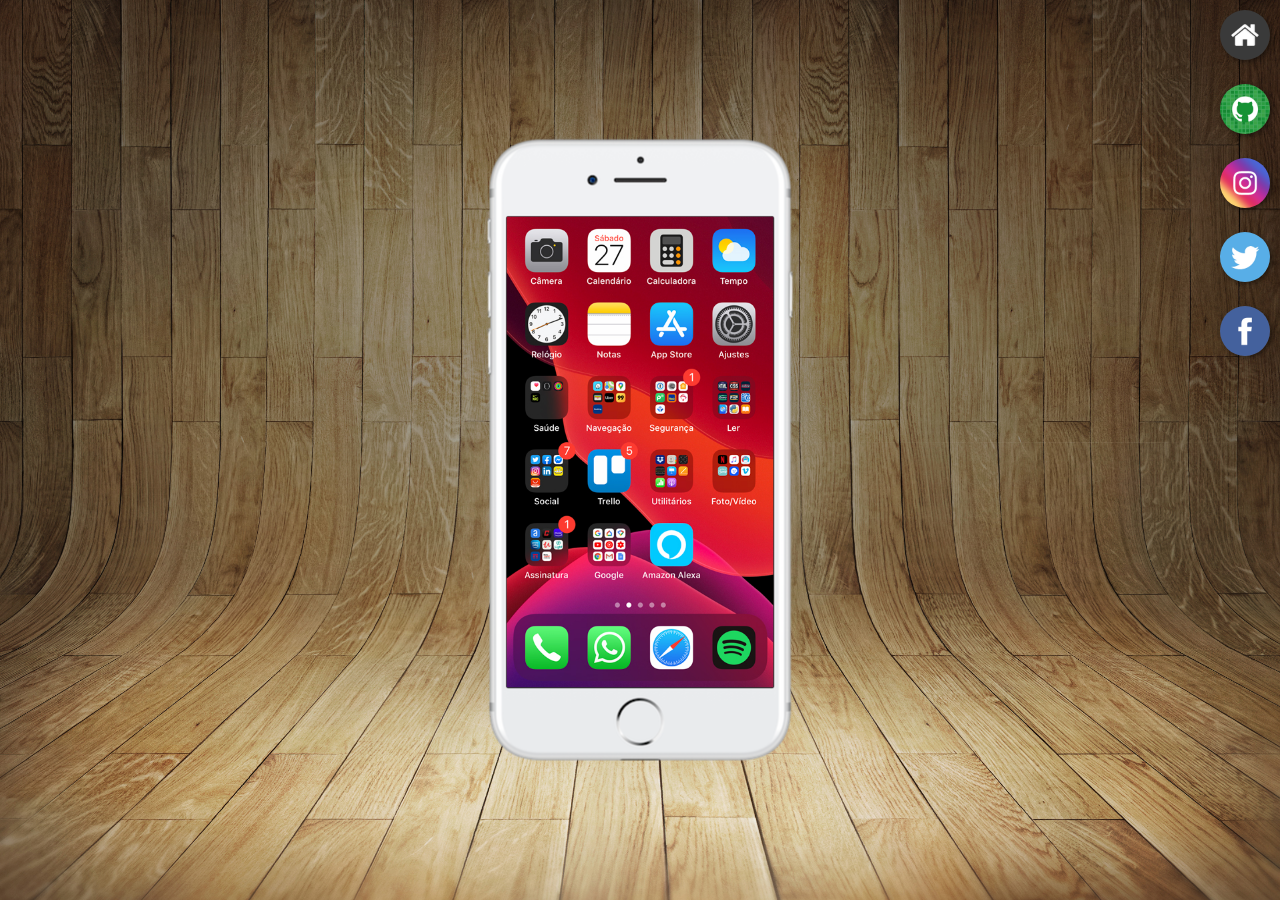
<file: index.html>
<!DOCTYPE html>
<html lang="pt-br">
<head>
    <meta charset="UTF-8">
    <meta http-equiv="X-UA-Compatible" content="IE=edge">
    <meta name="viewport" content="width=device-width, initial-scale=1.0">
    <title>Projeto Redes Sociais</title>
    <link rel="shortcut icon" href="favicon.ico" type="image/x-icon">
    <link rel="stylesheet" href="style.css">
</head>
<body>
    <main>
        <section id="telefone">
            <iframe src="home.html" name="tela" id="tela" frameborder="0"></iframe>
        </section>

        <section id="redes">
            <a href="home.html" target="tela"><img src="imagens/logo-home.jpg" alt="home"></a> <br>
            <a href="github.html" target="tela"><img src="imagens/logo-github.jpg" alt="github"></a> <br>
            <a href="instagram.html" target="tela"><img src="imagens/logo-instagram.jpg" alt="instagram"></a> <br>
            <a href="twitter.html" target="tela"><img src="imagens/logo-twitter.jpg" alt="Twitter"></a><br>
            <a href="facebook.html" target="tela"><img src="imagens/logo-facebook.jpg" alt="Facebook"></a>
        </section>
    </main>
</body>
</html>
</file>
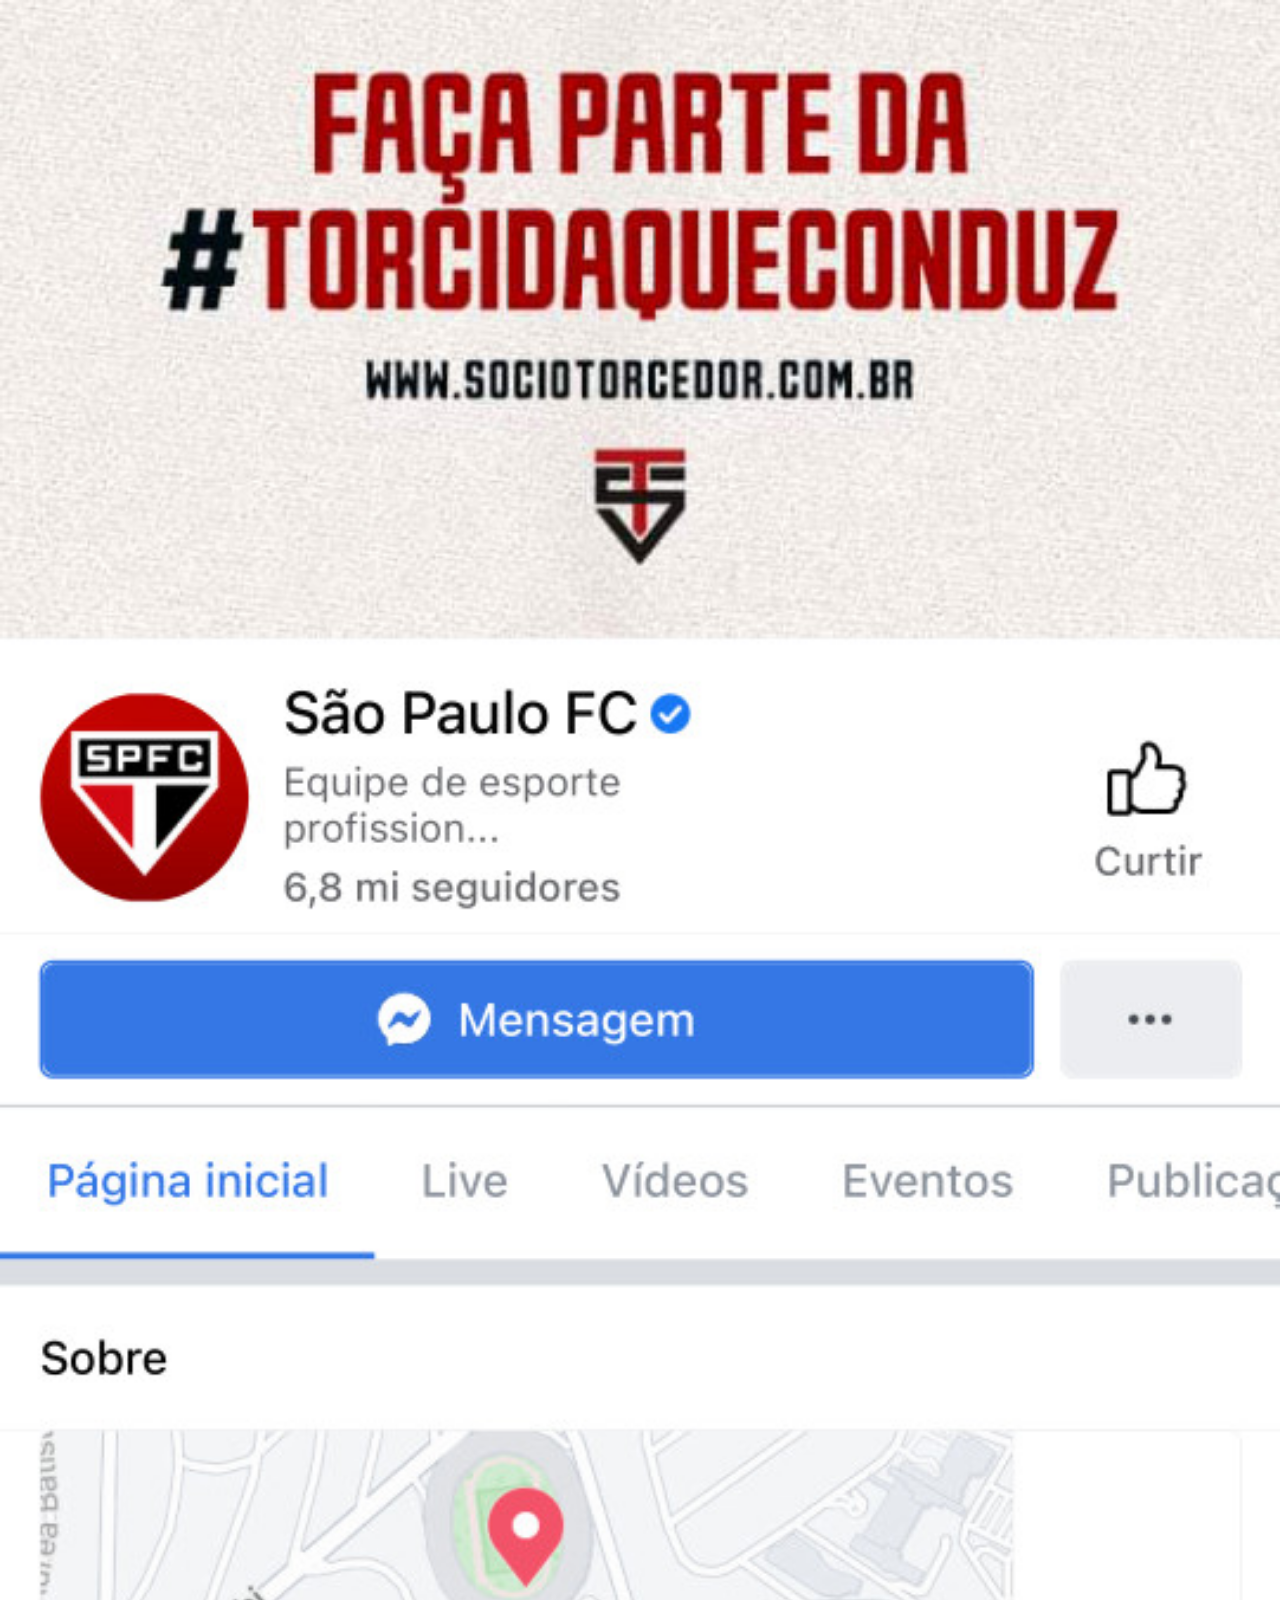
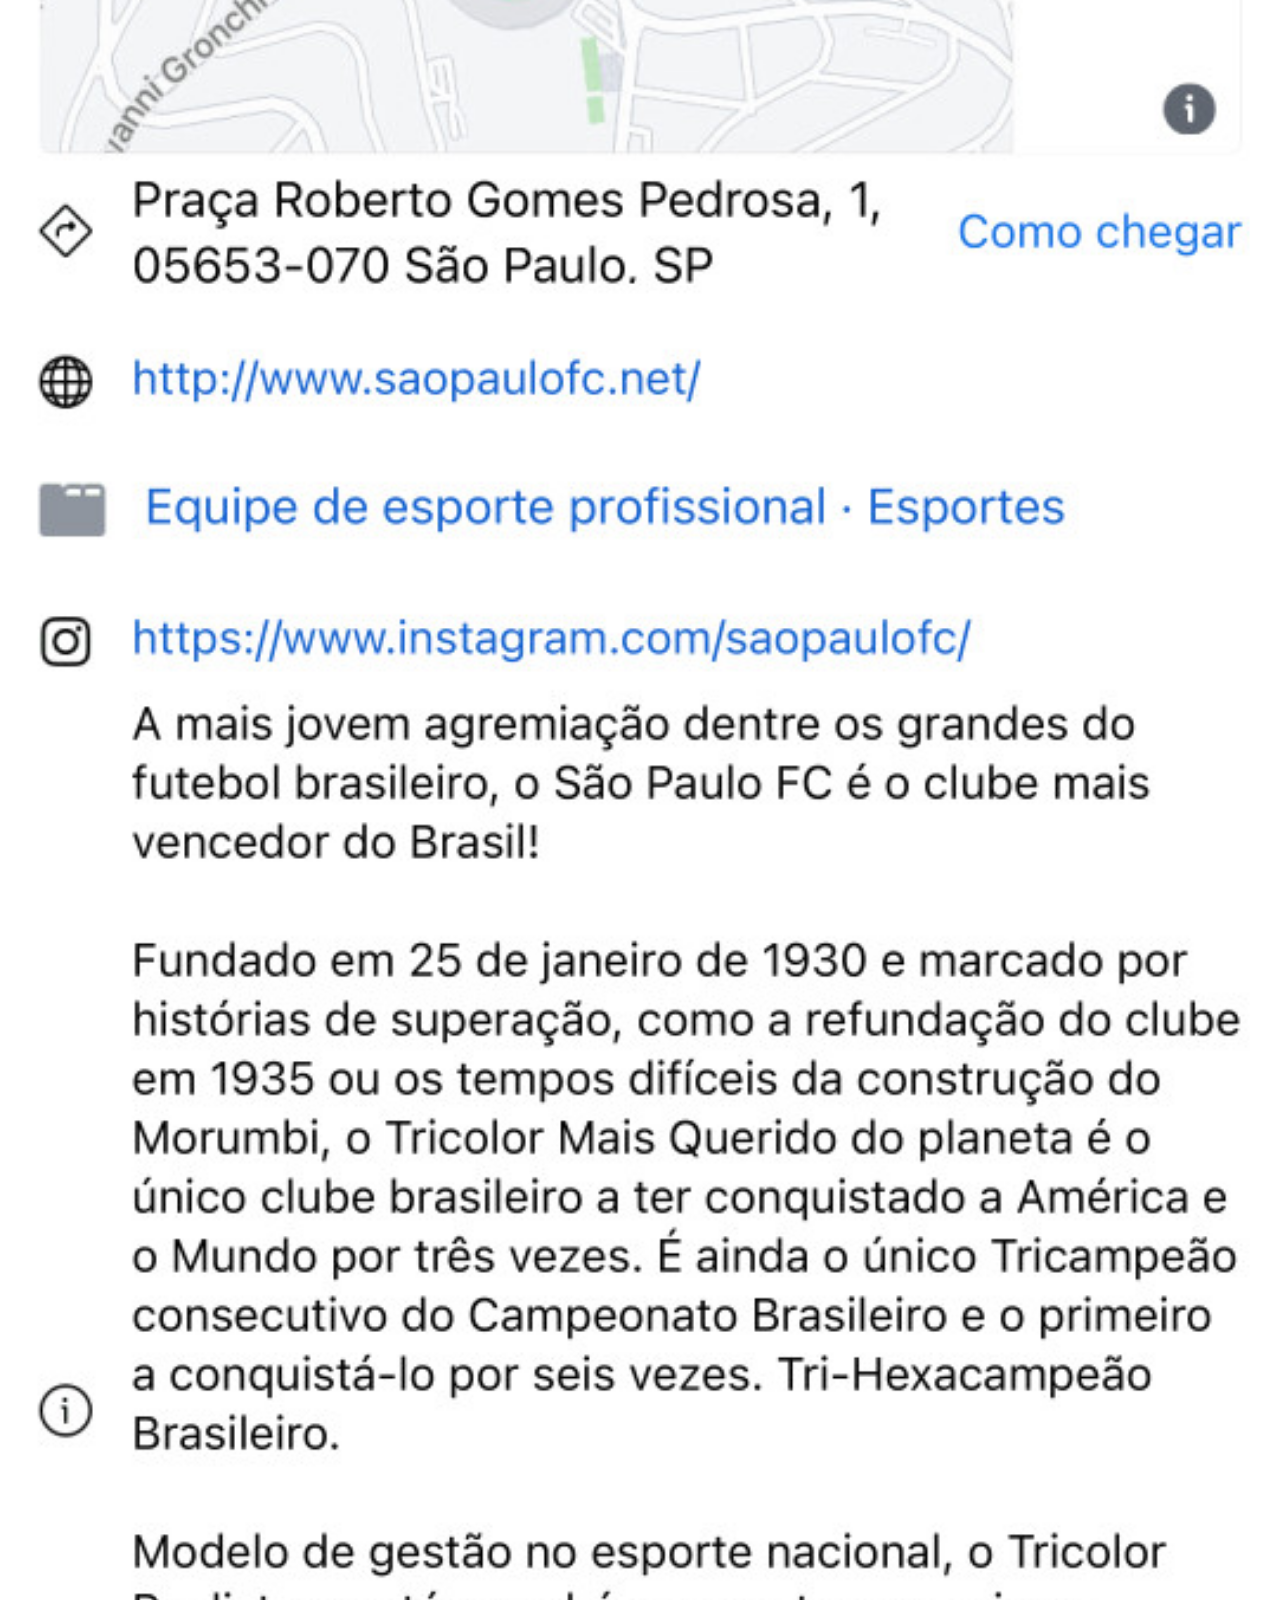
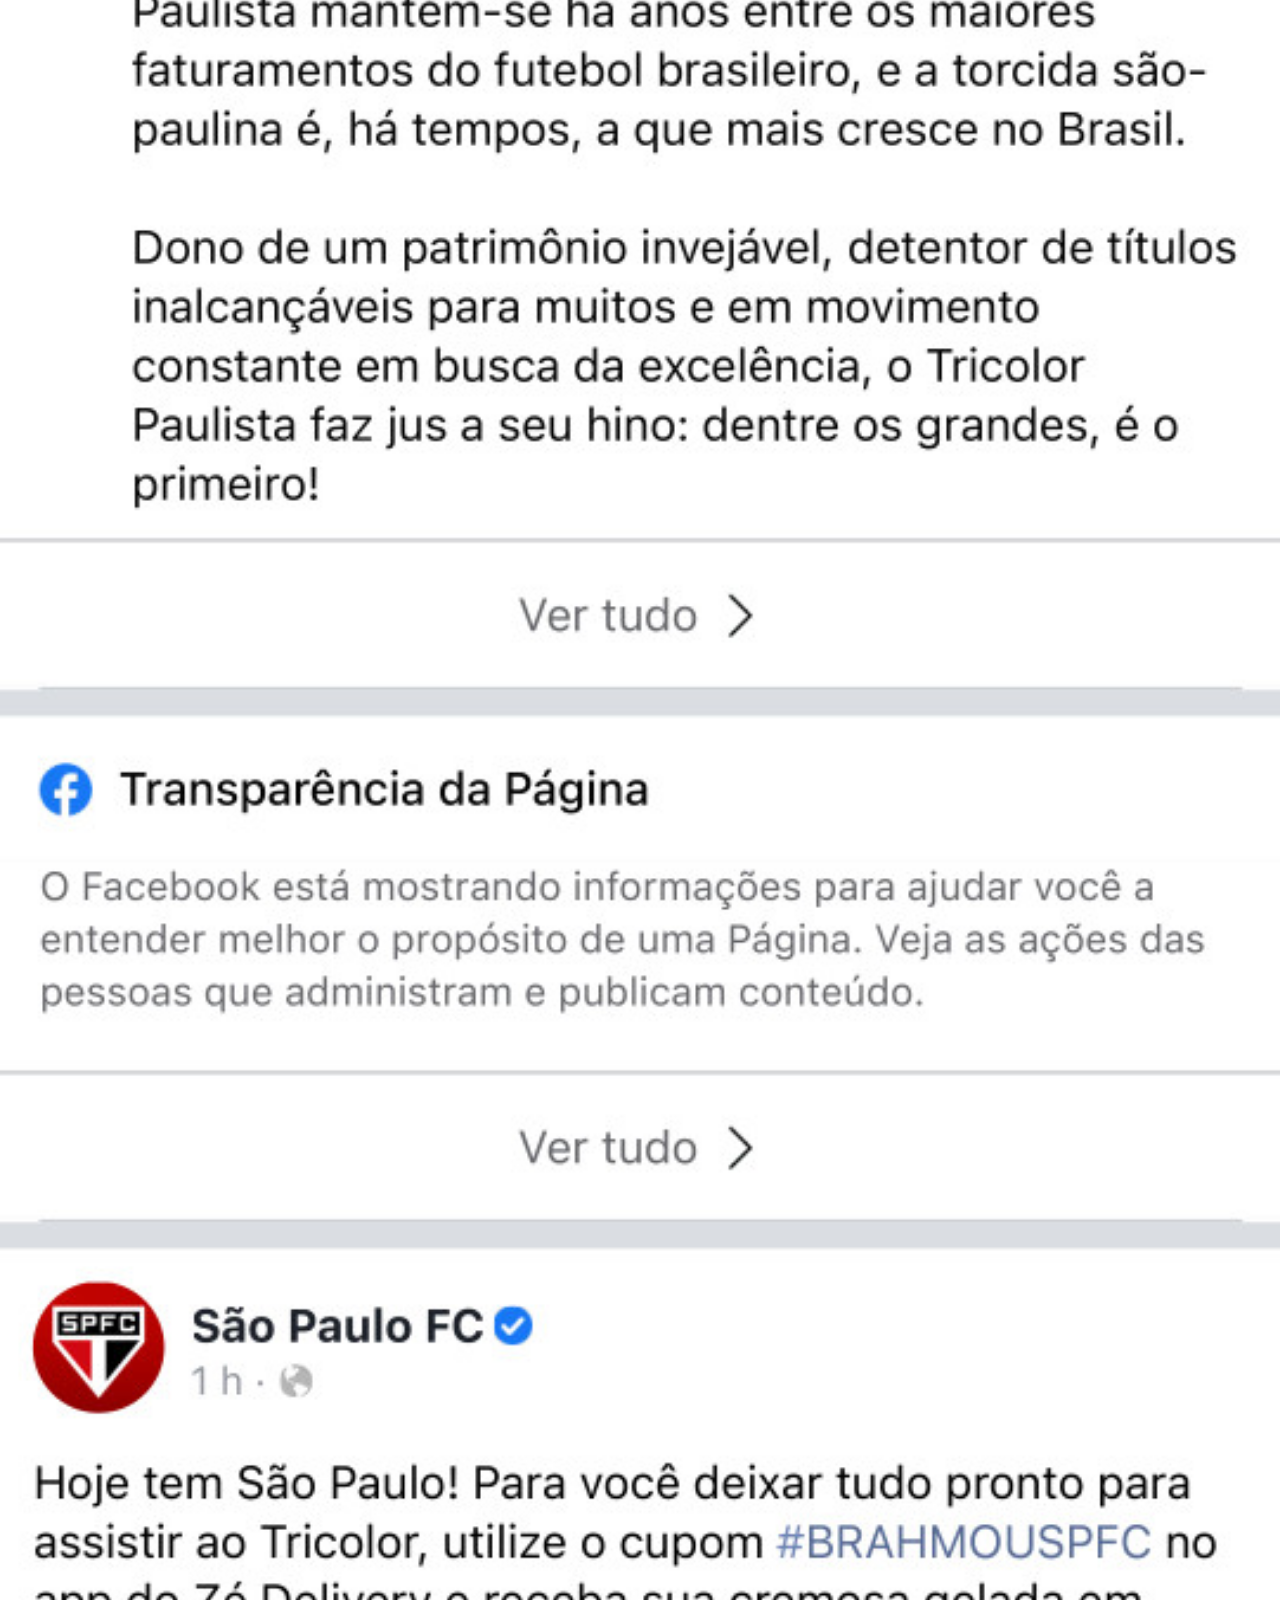
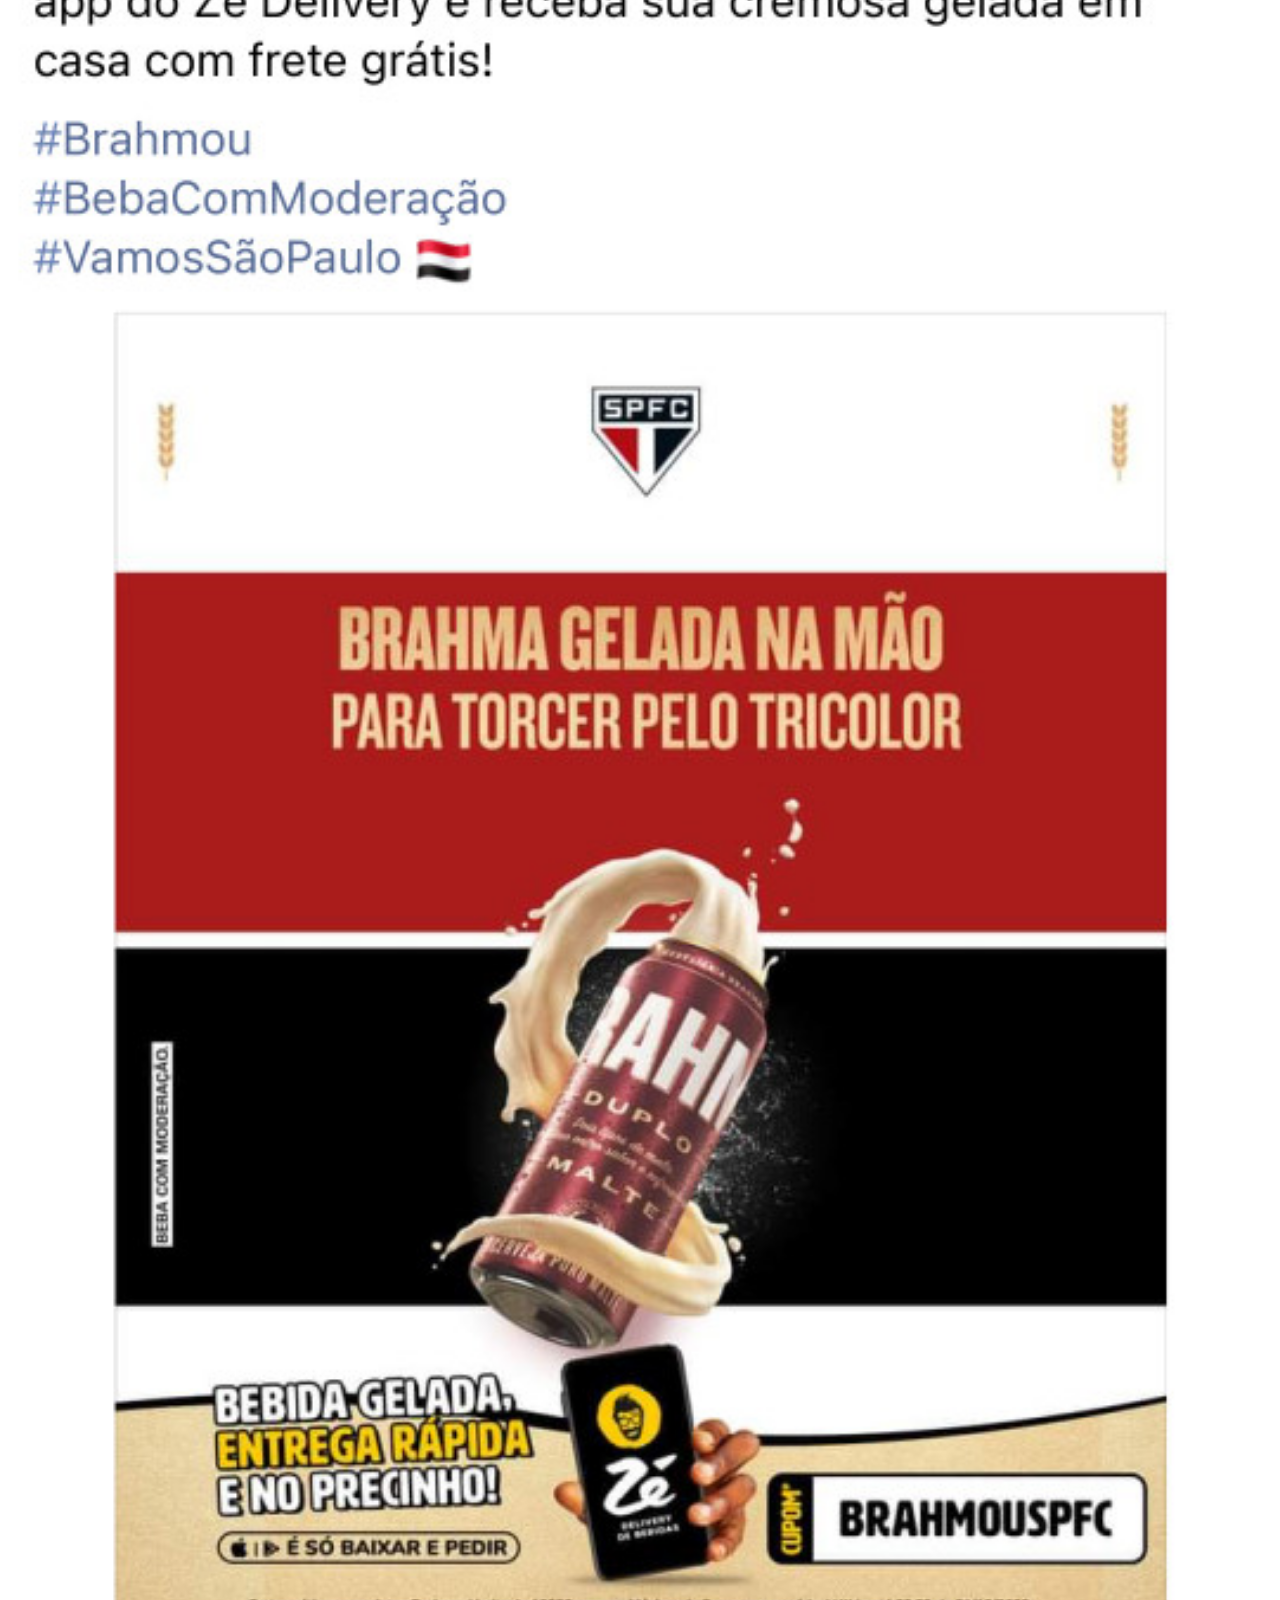
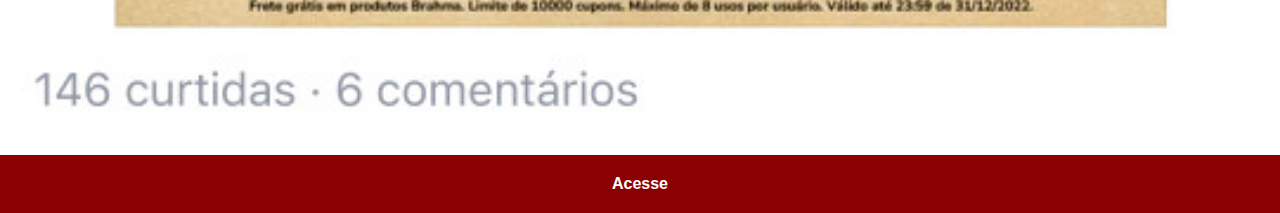
<file: facebook.html>
<!DOCTYPE html>
<html lang="pt-br">
<head>
    <meta charset="UTF-8">
    <meta http-equiv="X-UA-Compatible" content="IE=edge">
    <meta name="viewport" content="width=device-width, initial-scale=1.0">
    <title>Instagram</title>
    <style>
        * {
            margin: 0px;
            padding: 0px;
            font-family: Arial, Helvetica, sans-serif;
        }

        ::-webkit-scrollbar{
            height: 0px;
            width: 0px;
            }

        img {
            width: 100vw;
        }

        a {
            display: block;
            background-color: darkred;
            color: white;
            padding: 20px;
            text-align: center;
            font-weight: bolder;
            text-decoration: none;
        }

        a:hover {
            background-color: red;
        }
    </style>
</head>
<body>
    <img src="imagens/Sao paulo face.jpg" alt="Facebook">
    <a href="https://pt-br.facebook.com/saopaulofc/" target="_blank">Acesse</a>
</body>
</html>
</file>
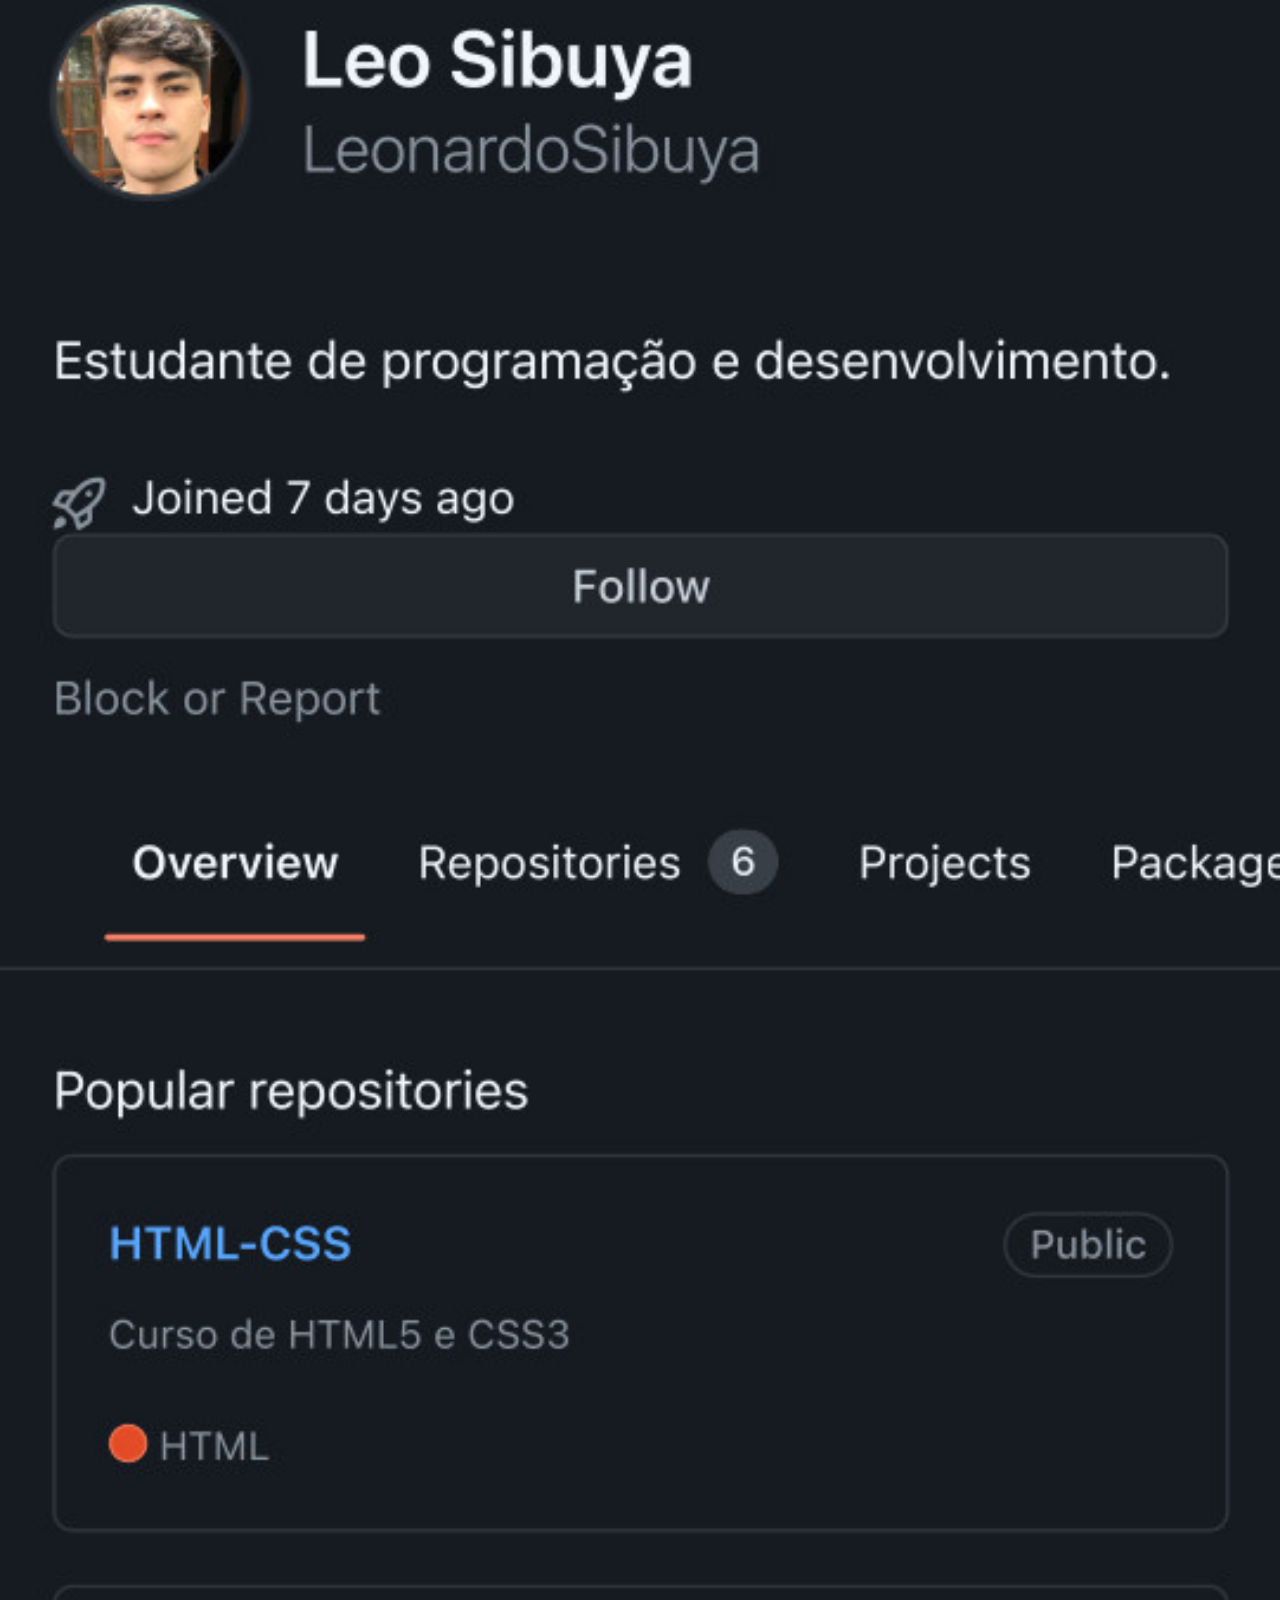
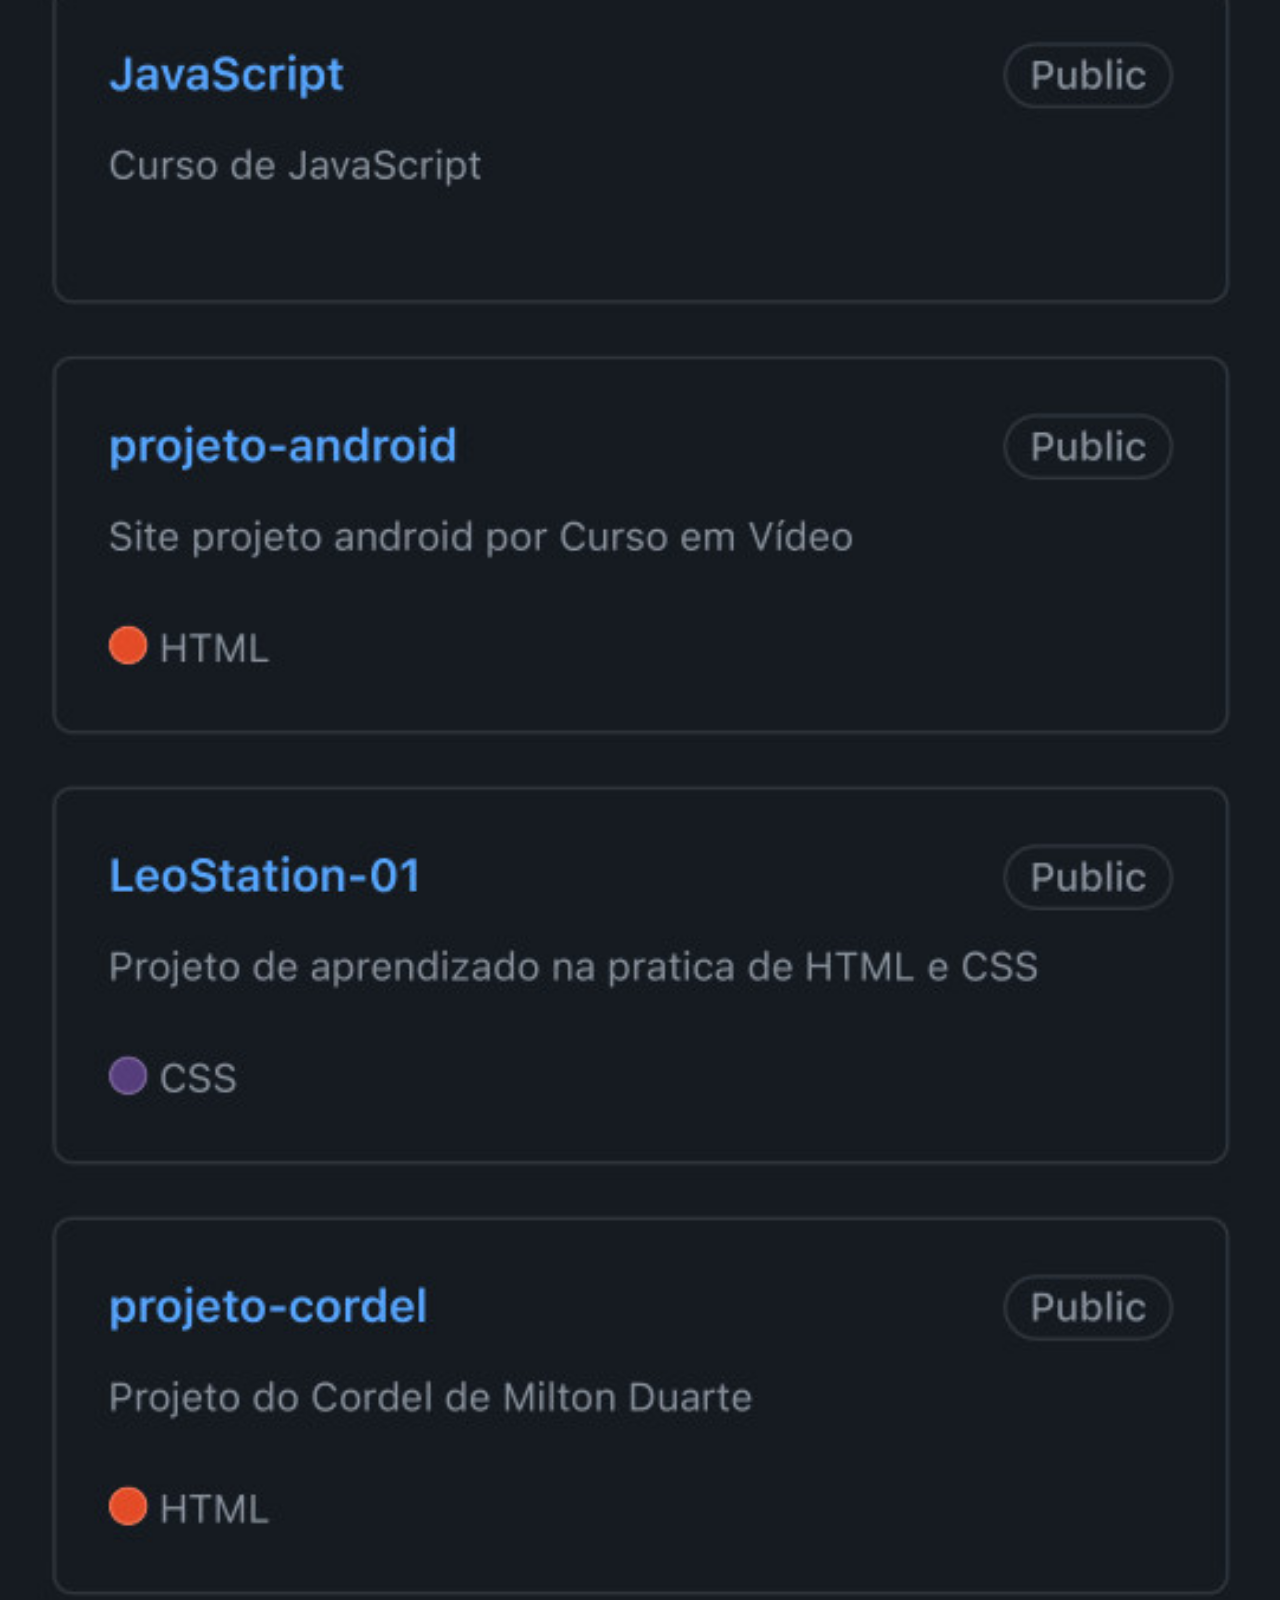
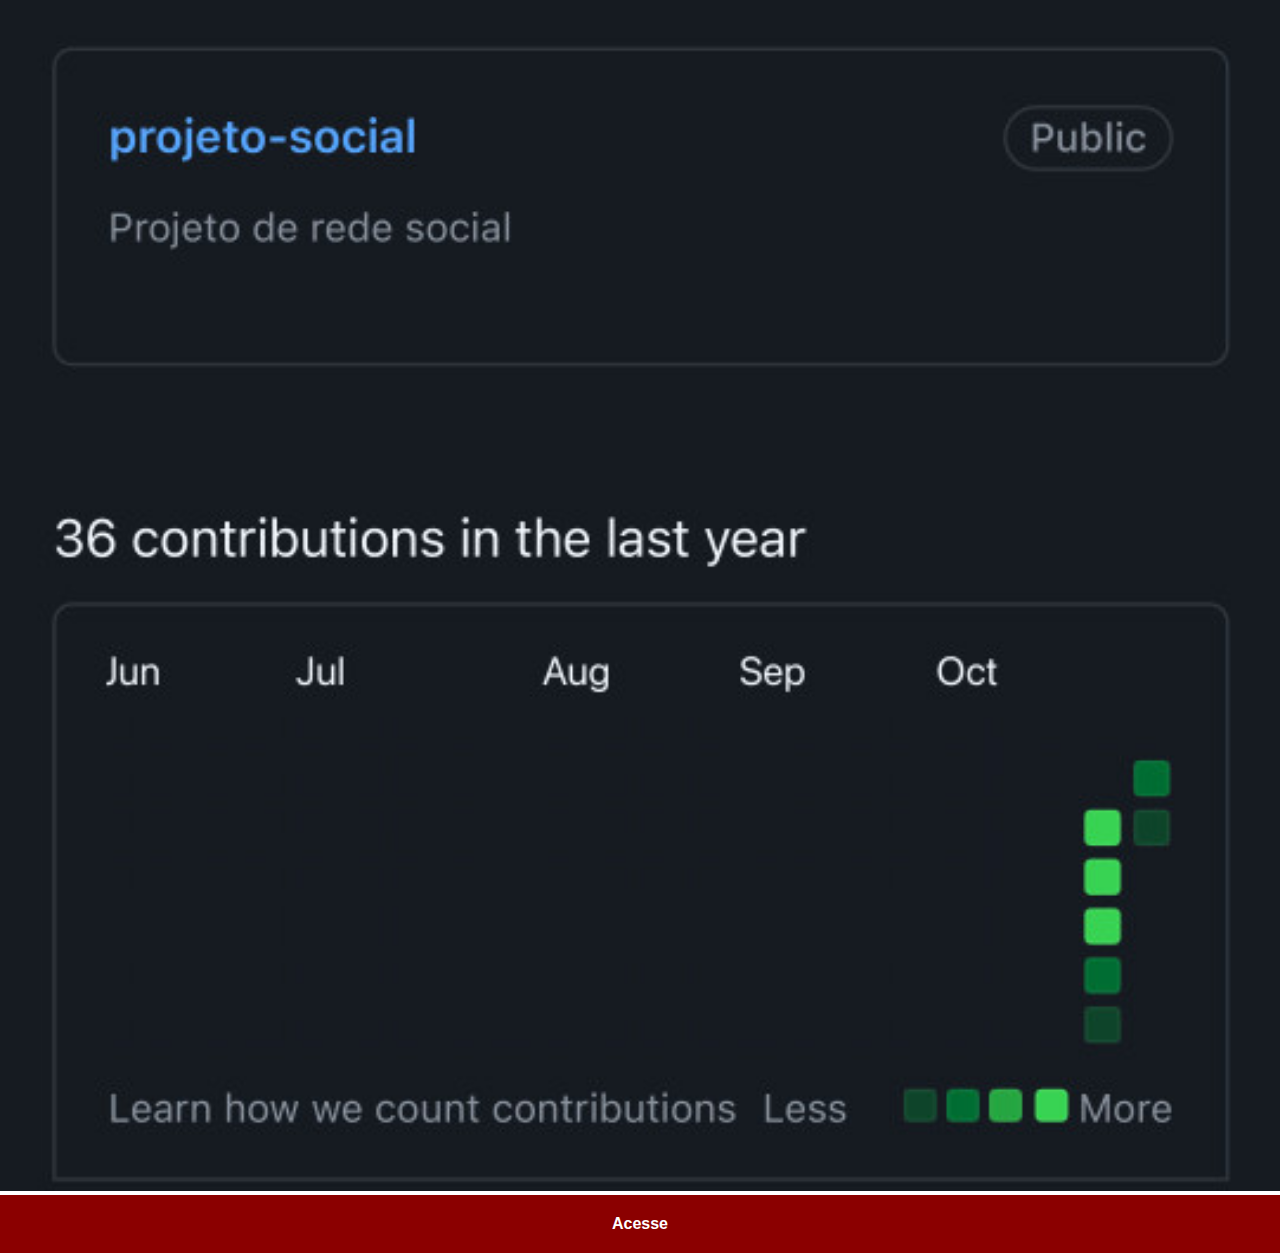
<file: github.html>
<!DOCTYPE html>
<html lang="pt-br">
<head>
    <meta charset="UTF-8">
    <meta http-equiv="X-UA-Compatible" content="IE=edge">
    <meta name="viewport" content="width=device-width, initial-scale=1.0">
    <title>Github</title>
    <style>
        * {
            margin: 0px;
            padding: 0px;
            font-family: Arial, Helvetica, sans-serif;
        }

        ::-webkit-scrollbar{
            height: 0px;
            width: 0px;
            }

        img {
            width: 100vw;
        }

        a {
            display: block;
            background-color: darkred;
            color: white;
            padding: 20px;
            text-align: center;
            font-weight: bolder;
            text-decoration: none;
        }

        a:hover {
            background-color: red;
        }
    </style>
</head>
<body>
    <img src="imagens/Leo github.jpg" alt="github">
    <a href="https://github.com/leonardoSibuya" target="_blank">Acesse</a>
</body>
</html>
</file>
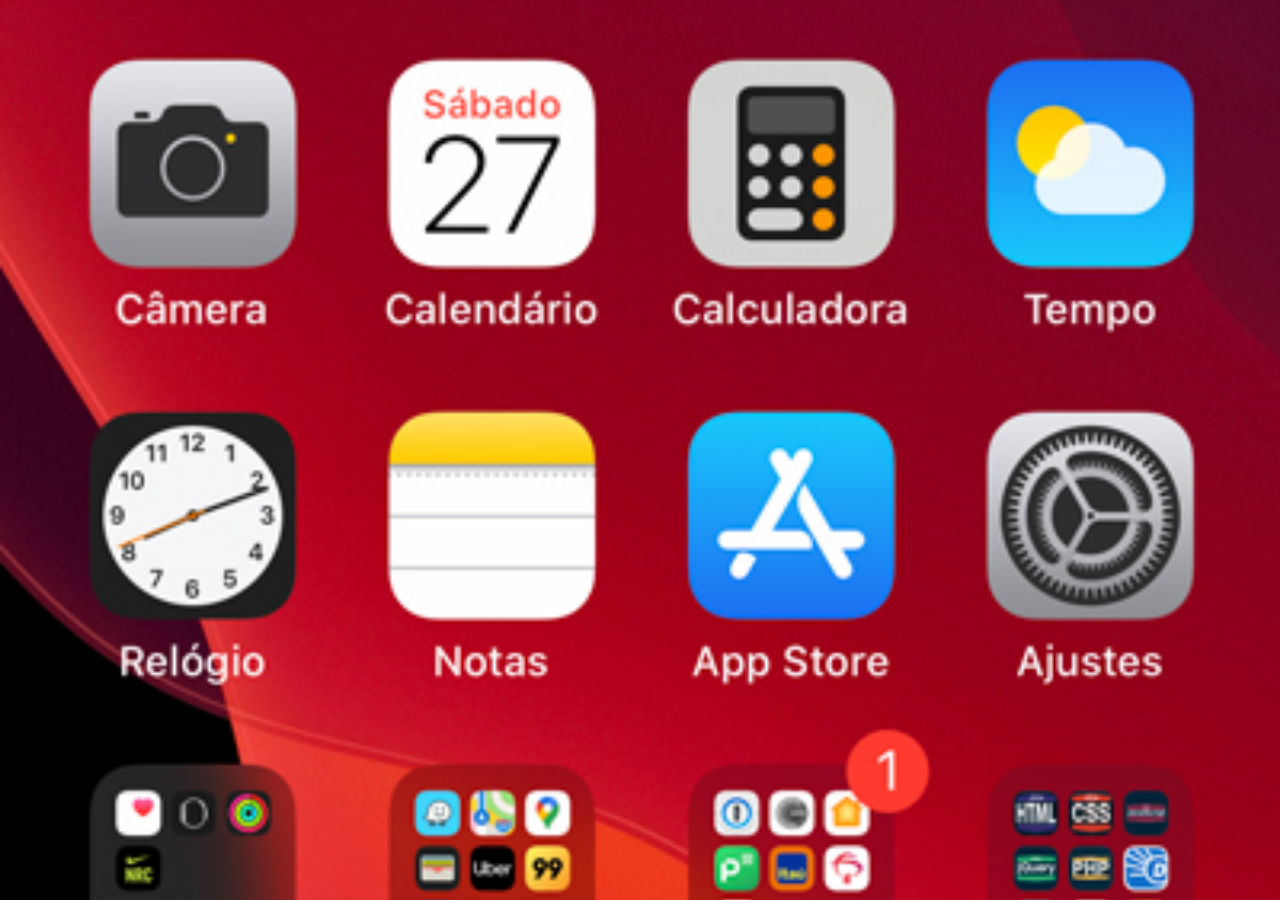
<file: home.html>
<!DOCTYPE html>
<html lang="pt-br">
<head>
    <meta charset="UTF-8">
    <meta http-equiv="X-UA-Compatible" content="IE=edge">
    <meta name="viewport" content="width=device-width, initial-scale=1.0">
    <title>Home</title>
    <style>
        * {
            margin: 0px;
            padding: 0px;
        }

        body {
            width: 100vw;
            height: 100vh;
            background: black url(imagens/tela-home.jpg) no-repeat top center;
            background-size: cover;
        }
    </style>
</head>
<body>
    
</body>
</html>
</file>
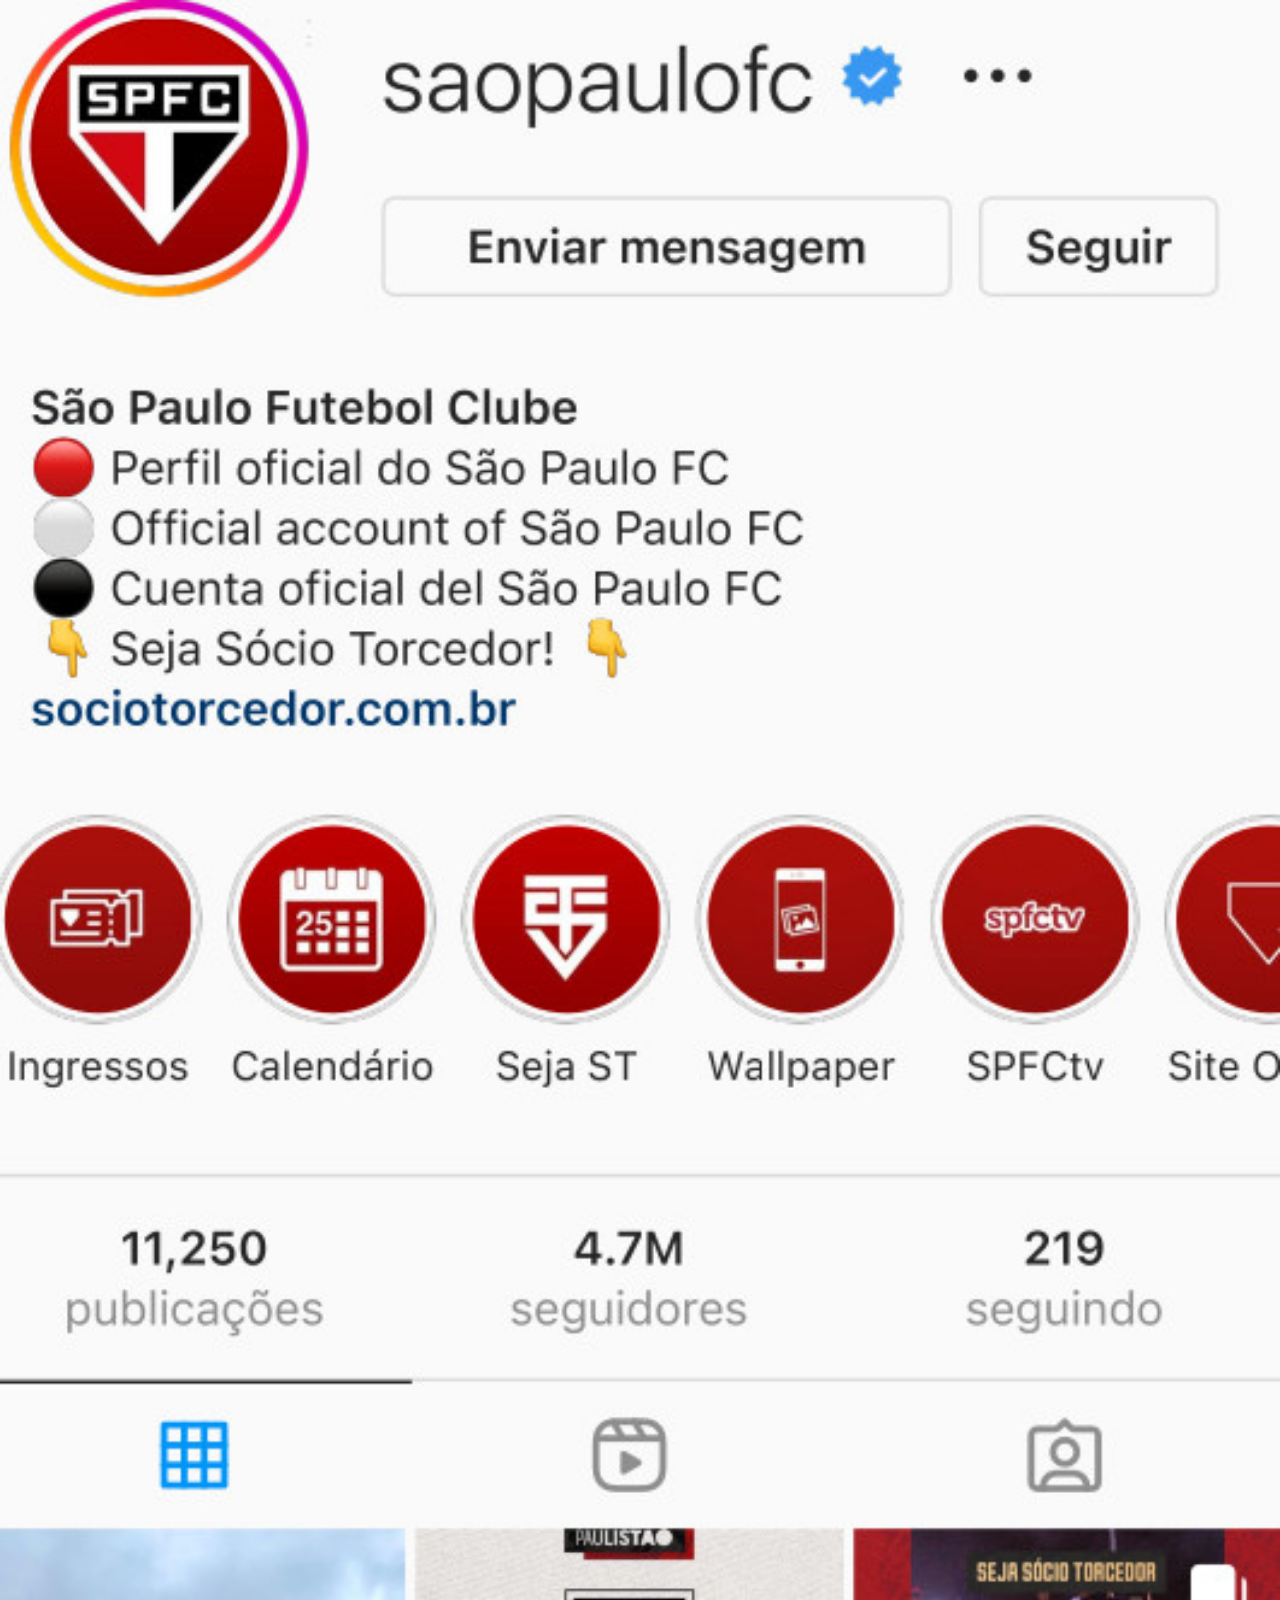
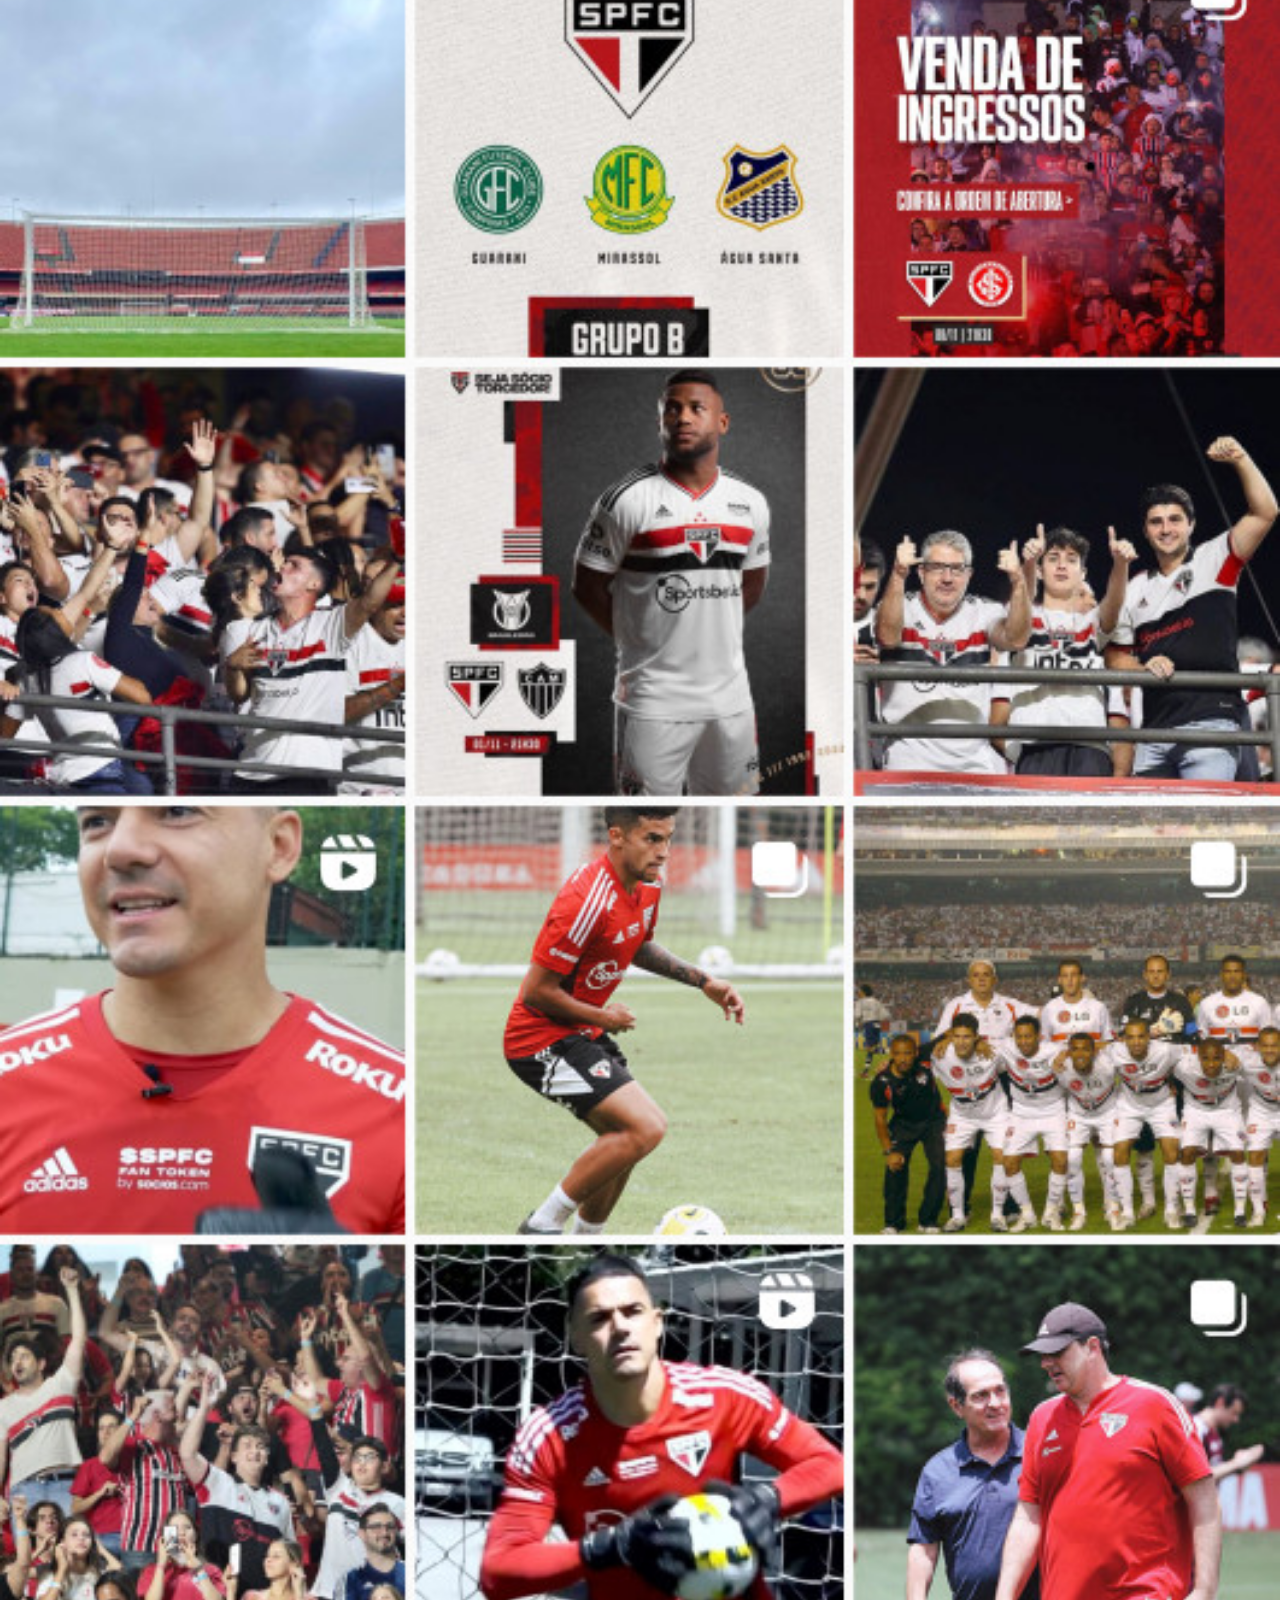
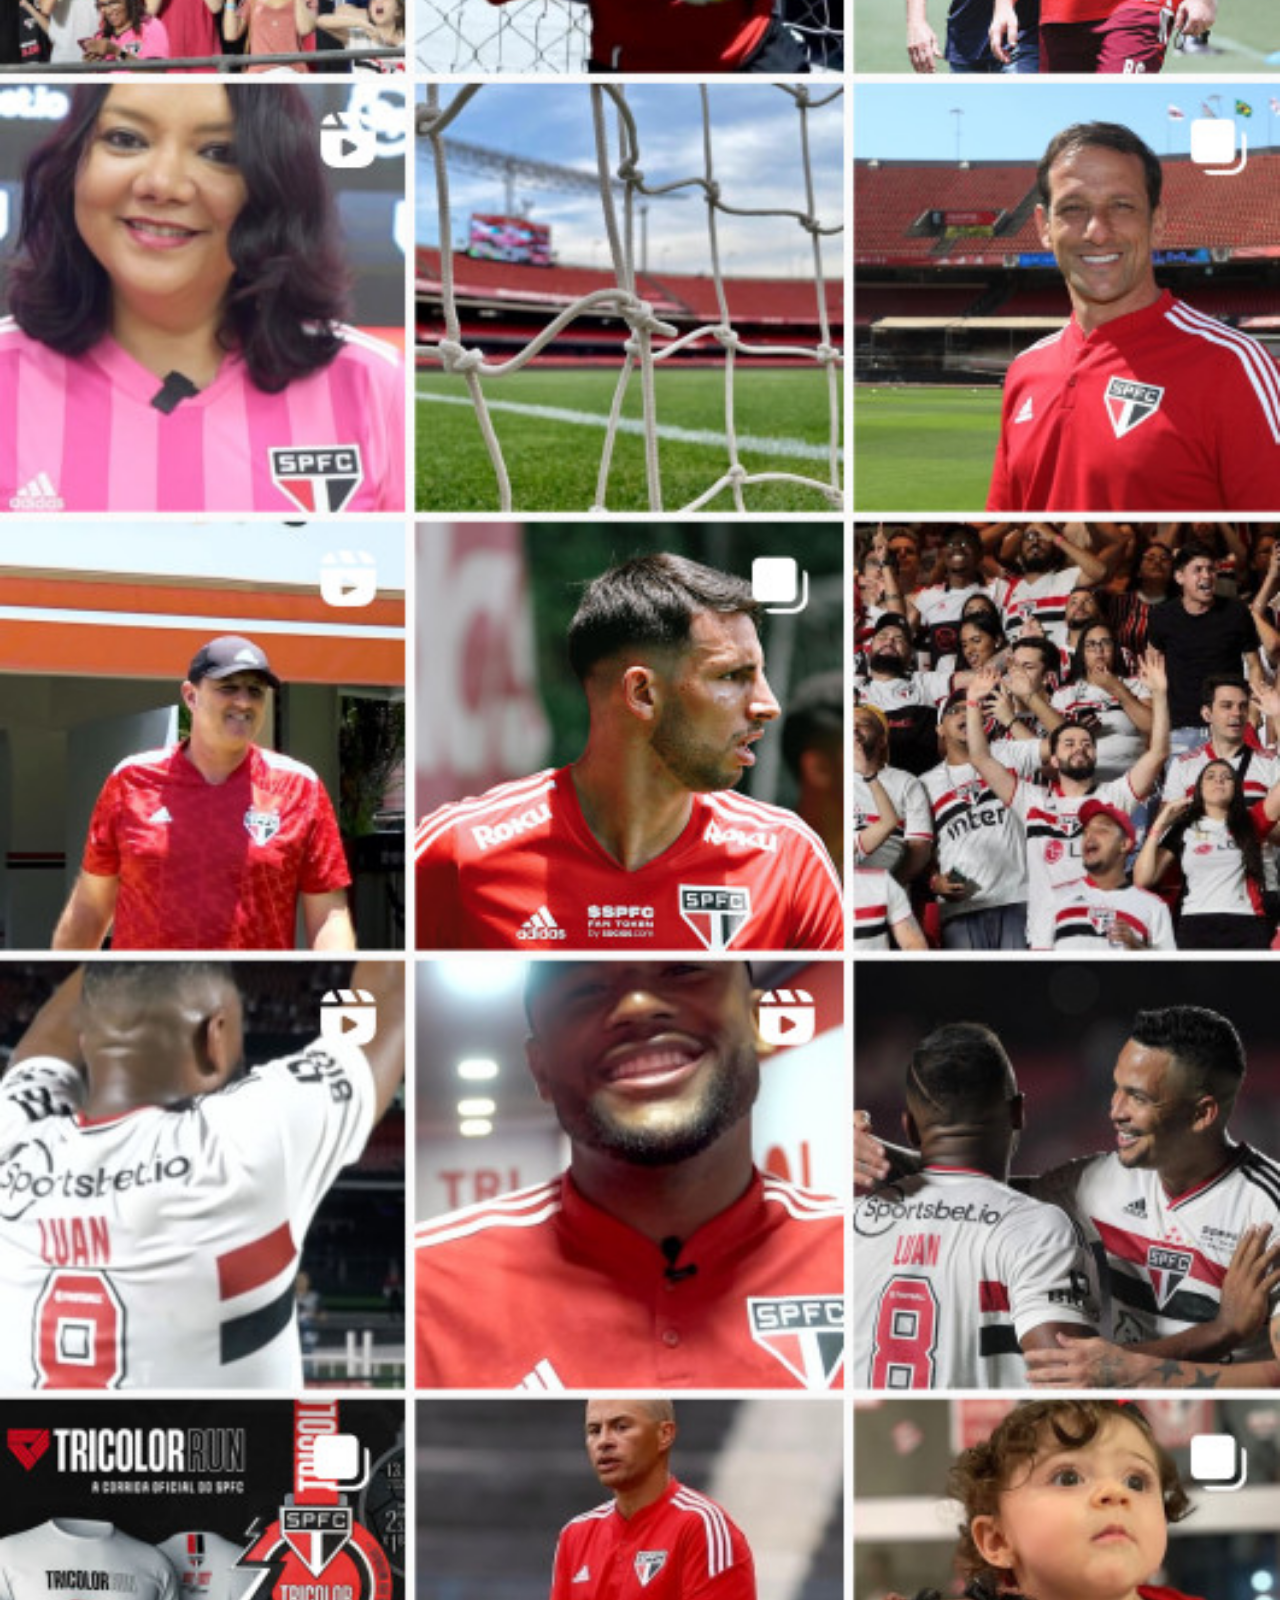
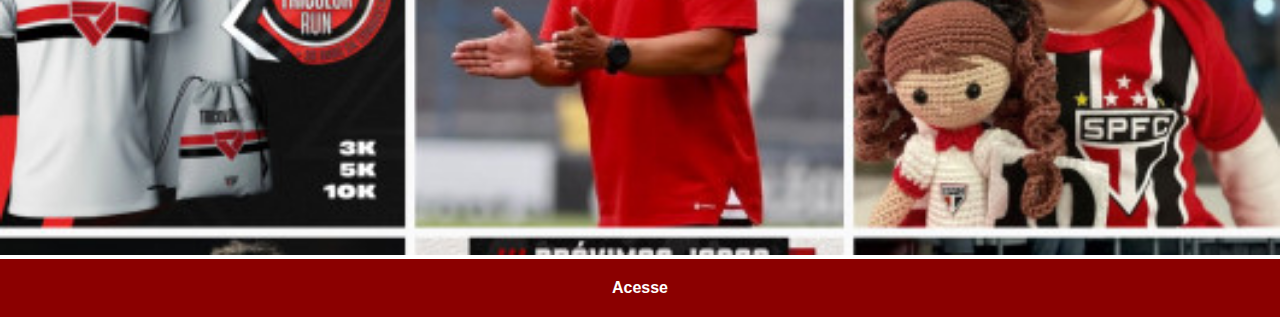
<file: instagram.html>
<!DOCTYPE html>
<html lang="pt-br">
<head>
    <meta charset="UTF-8">
    <meta http-equiv="X-UA-Compatible" content="IE=edge">
    <meta name="viewport" content="width=device-width, initial-scale=1.0">
    <title>Instagram</title>
    <style>
        * {
            margin: 0px;
            padding: 0px;
            font-family: Arial, Helvetica, sans-serif;
        }

        ::-webkit-scrollbar{
            height: 0px;
            width: 0px;
            }

        img {
            width: 100vw;
        }

        a {
            display: block;
            background-color: darkred;
            color: white;
            padding: 20px;
            text-align: center;
            font-weight: bolder;
            text-decoration: none;
        }

        a:hover {
            background-color: red;
        }
    </style>
</head>
<body>
    <img src="imagens/spfc-insta.jpg" alt="Instagram">
    <a href="https://www.instagram.com/saopaulofc/" target="_blank">Acesse</a>
</body>
</html>
</file>
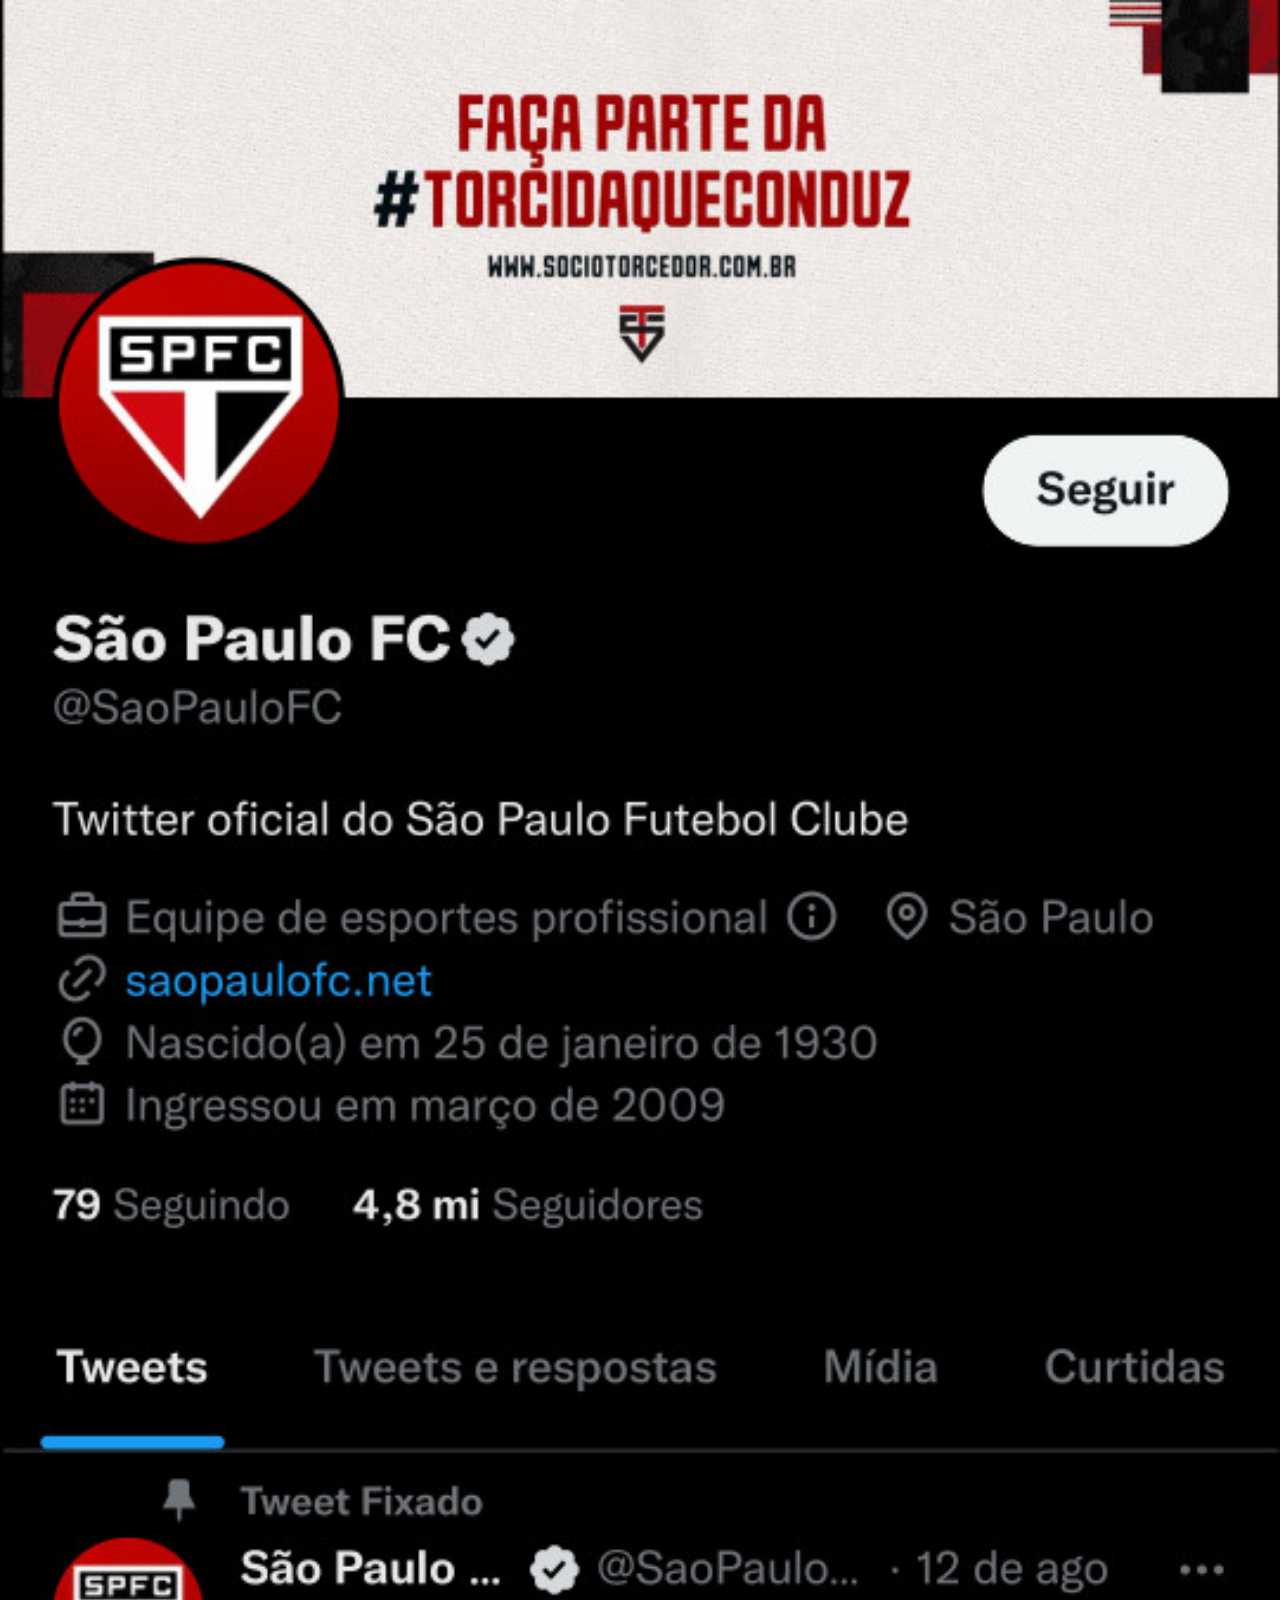
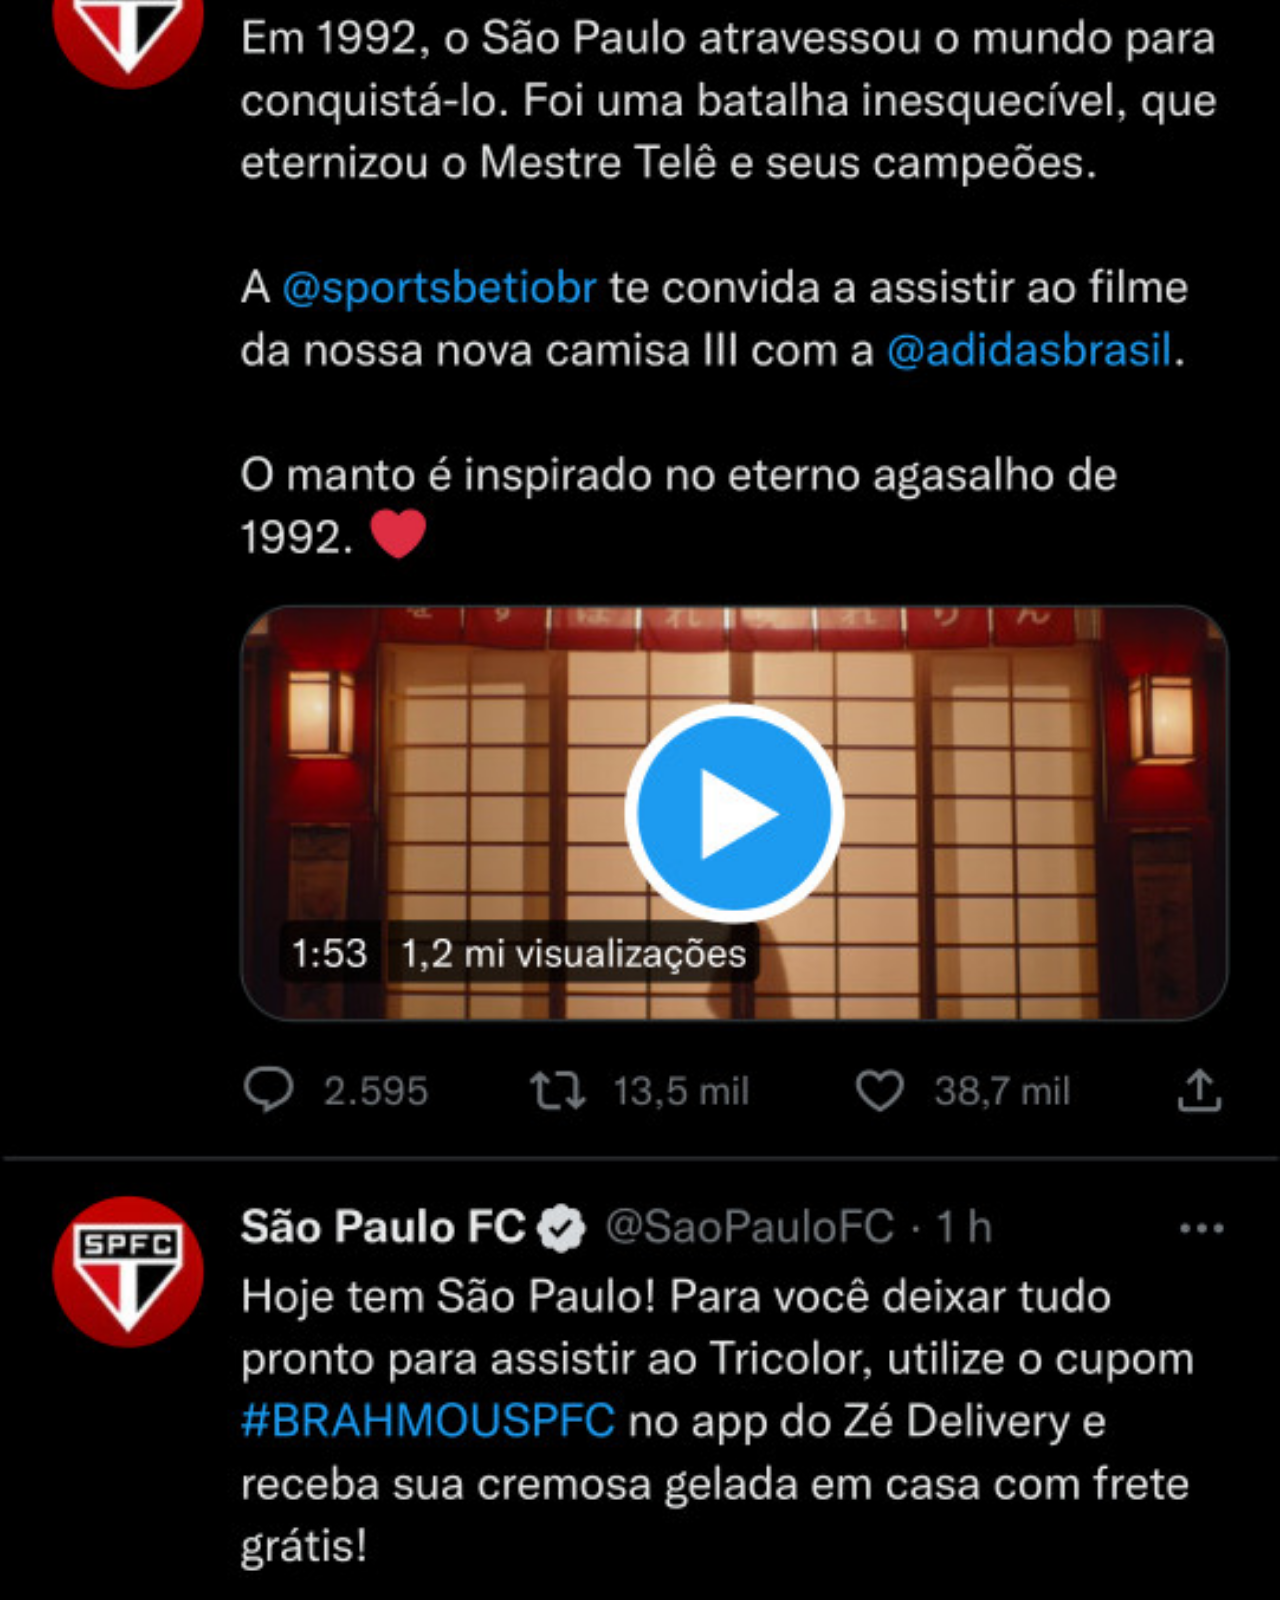
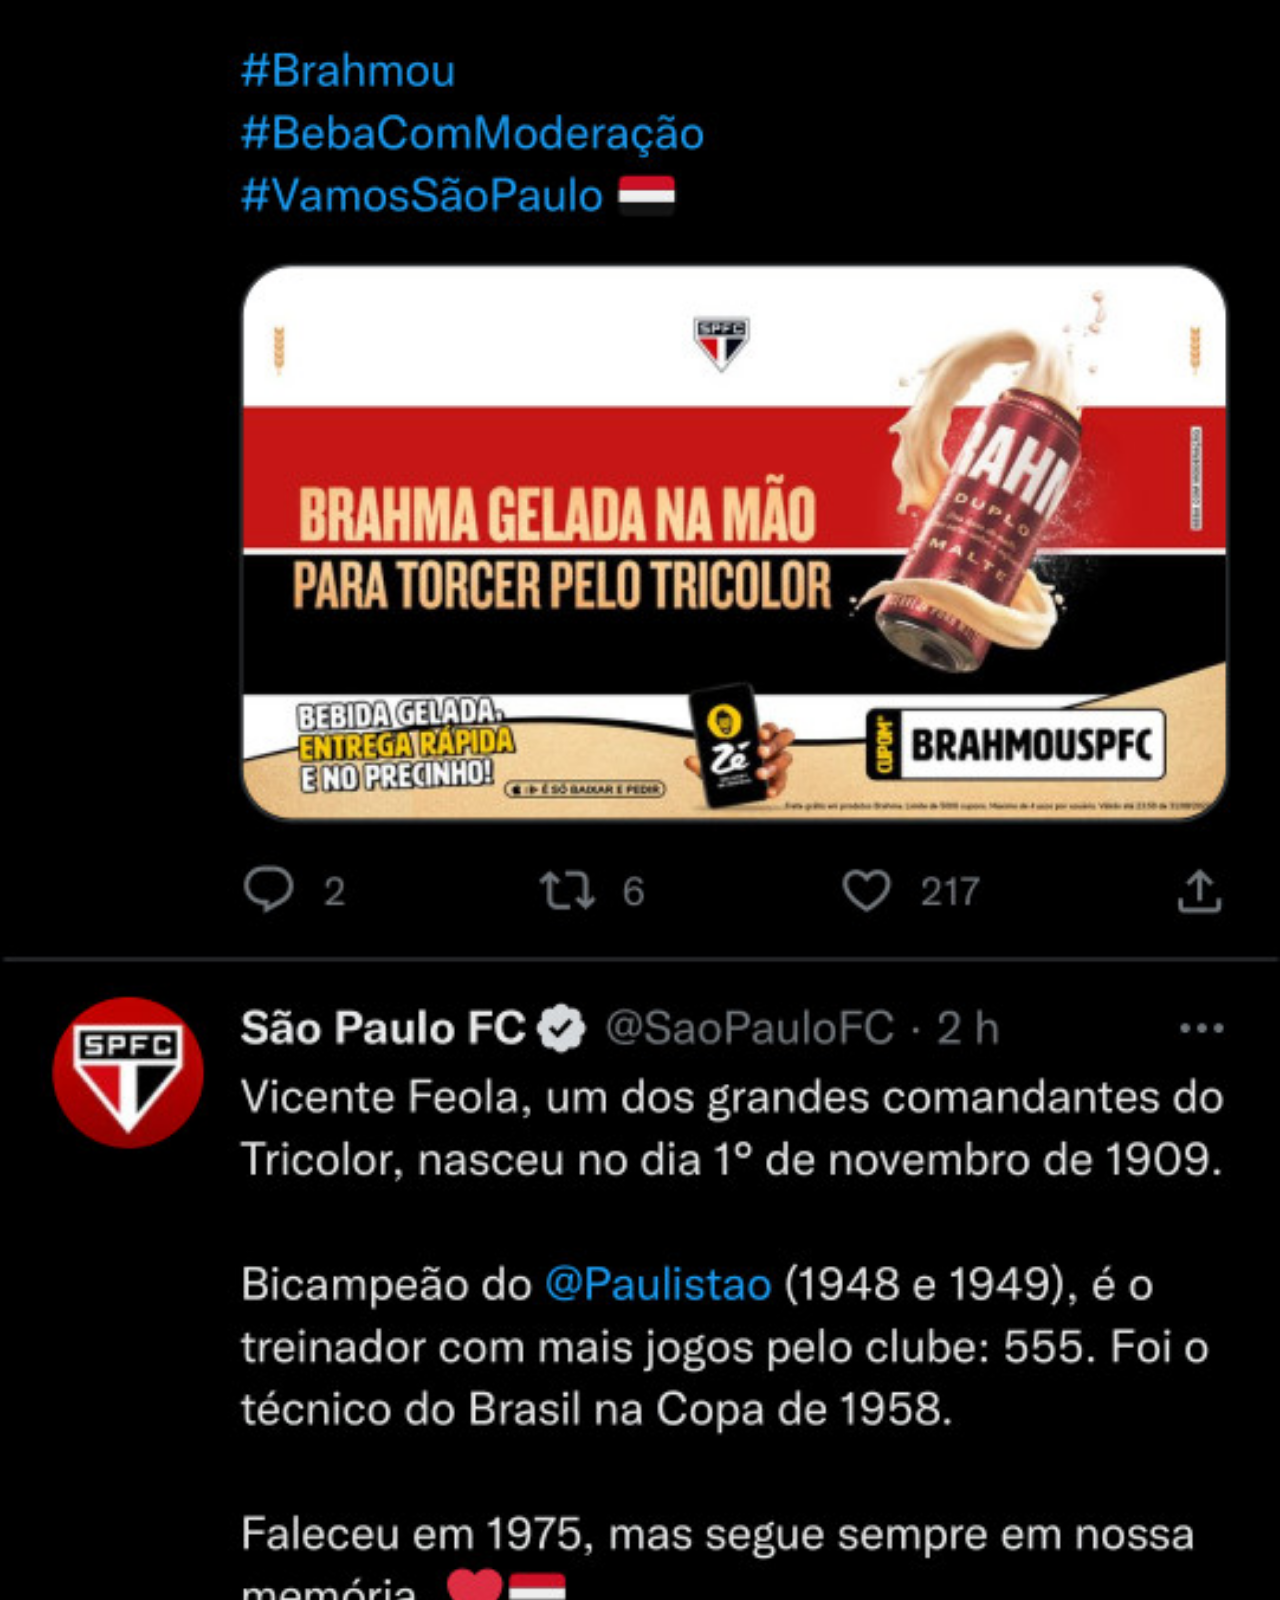
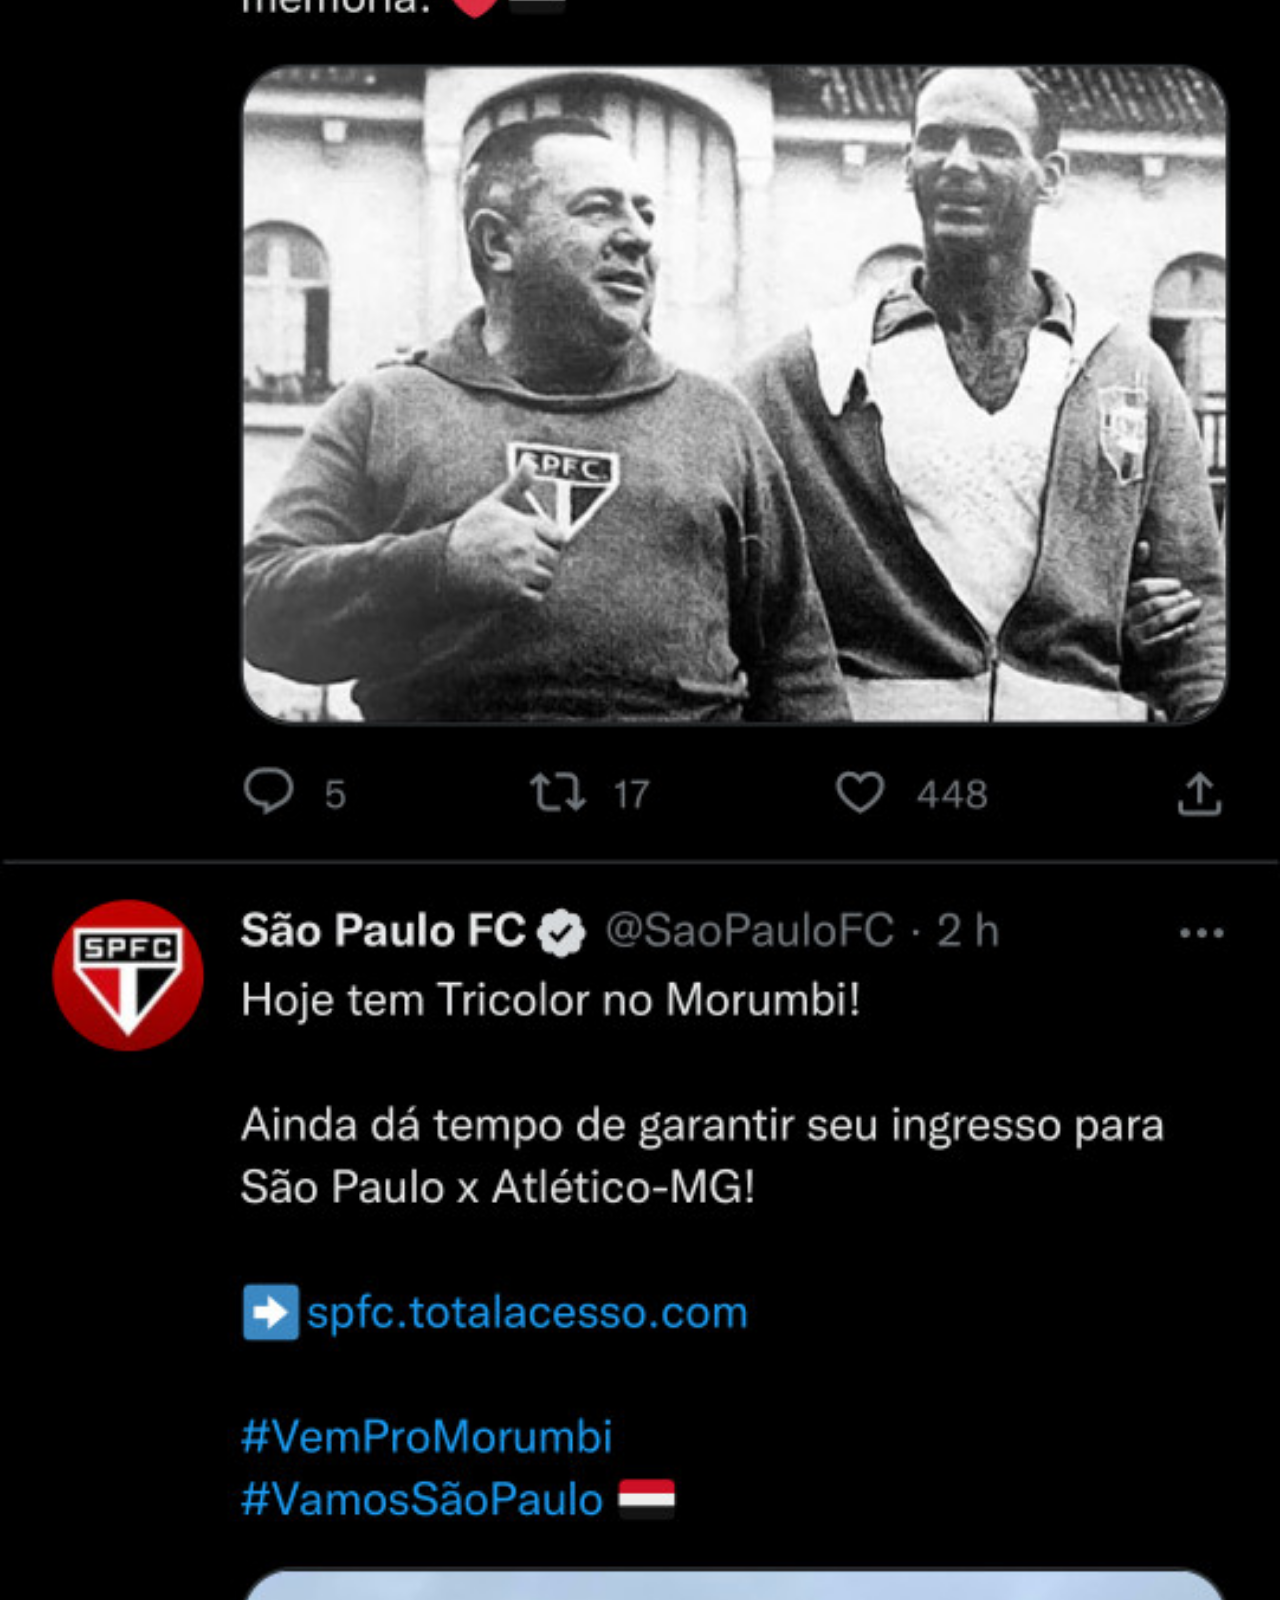
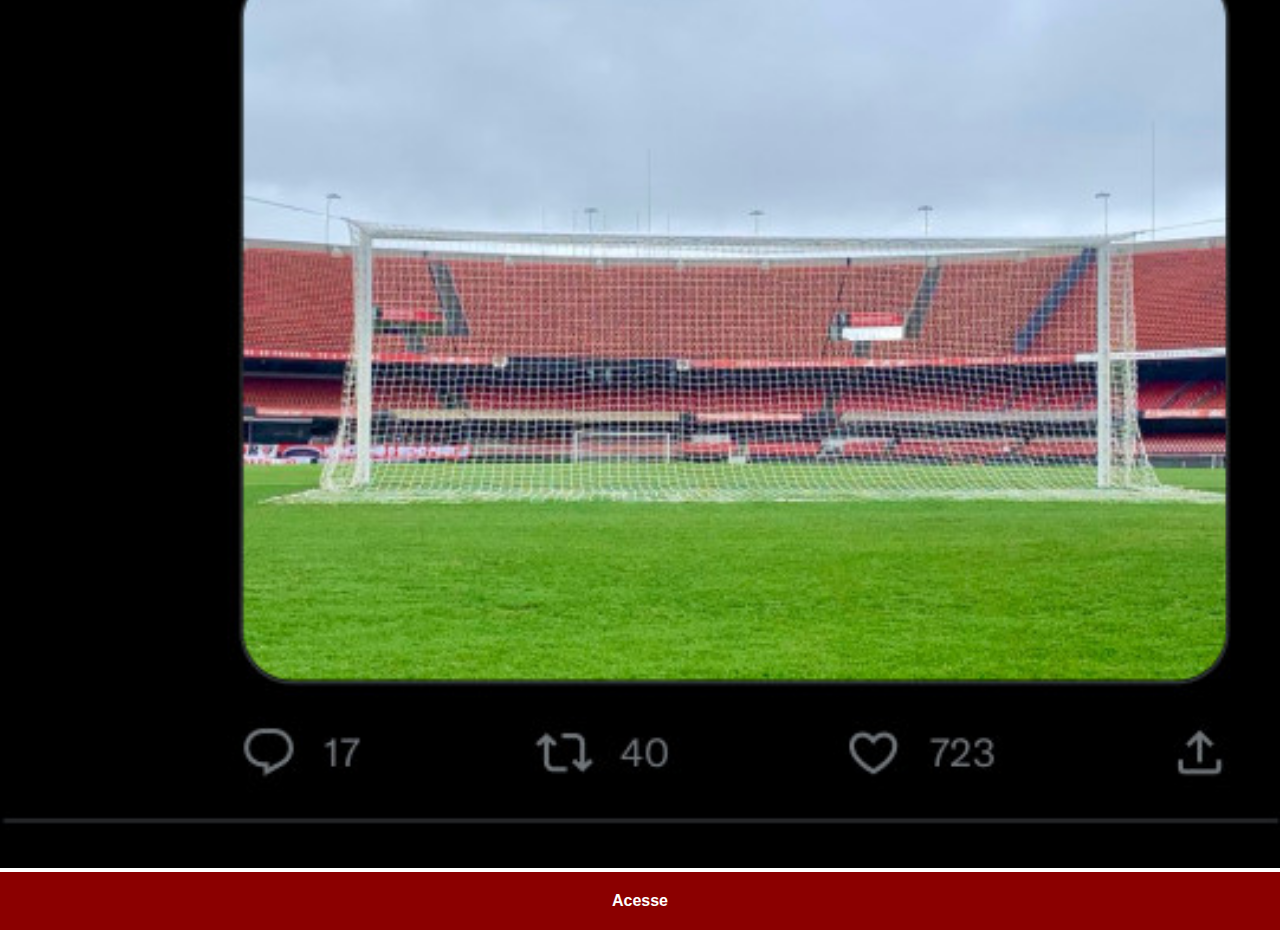
<file: twitter.html>
<!DOCTYPE html>
<html lang="pt-br">
<head>
    <meta charset="UTF-8">
    <meta http-equiv="X-UA-Compatible" content="IE=edge">
    <meta name="viewport" content="width=device-width, initial-scale=1.0">
    <title>Instagram</title>
    <style>
        * {
            margin: 0px;
            padding: 0px;
            font-family: Arial, Helvetica, sans-serif;
        }

        ::-webkit-scrollbar{
            height: 0px;
            width: 0px;
            }

        img {
            width: 100vw;
        }

        a {
            display: block;
            background-color: darkred;
            color: white;
            padding: 20px;
            text-align: center;
            font-weight: bolder;
            text-decoration: none;
        }

        a:hover {
            background-color: red;
        }
    </style>
</head>
<body>
    <img src="imagens/Sao paulo tt.jpg" alt="Twitter">
    <a href="https://twitter.com/SaoPauloFC?ref_src=twsrc%5Egoogle%7Ctwcamp%5Eserp%7Ctwgr%5Eauthor" target="_blank">Acesse</a>
</body>
</html>
</file>
<file: style.css>
@charset "UTF-8";

* {
    margin: 0px;
    padding: 0px;
    font-family: Arial, Helvetica, sans-serif;
}

html, body {
    height: 100vh;
    width: 100vw;
    background-color: black;
}

body {
    background: url(imagens/fundo-madeira.jpg) no-repeat top center;
    background-size: cover;
    background-attachment: fixed;
}

main {
    height: 100vh;
    position: relative;
}

section#telefone {
    height: 627px;
    width: 311px;
    position: absolute;
    top: 50%;
    left: 50%;
    transform: translate(-50%, -50%);
    background: url(imagens/frame-iphone.png) no-repeat;
}

iframe#tela {
    position: relative;
    top: 80px;
    left: 22px;
    width: 267px;
    height: 471px;
}

section#redes {
    text-align: right;
}

section#redes img {
    width: 50px;
    margin: 10px;
    border-radius: 50%;
    box-shadow: 2px 2px 5px #00000072;
    box-sizing: border-box;
}

section#redes img:hover {
    border: 2px solid white;
    transform: translate(-3px, -3px);
    box-shadow: 5px 5px 10px #00000072; 
}
</file>
